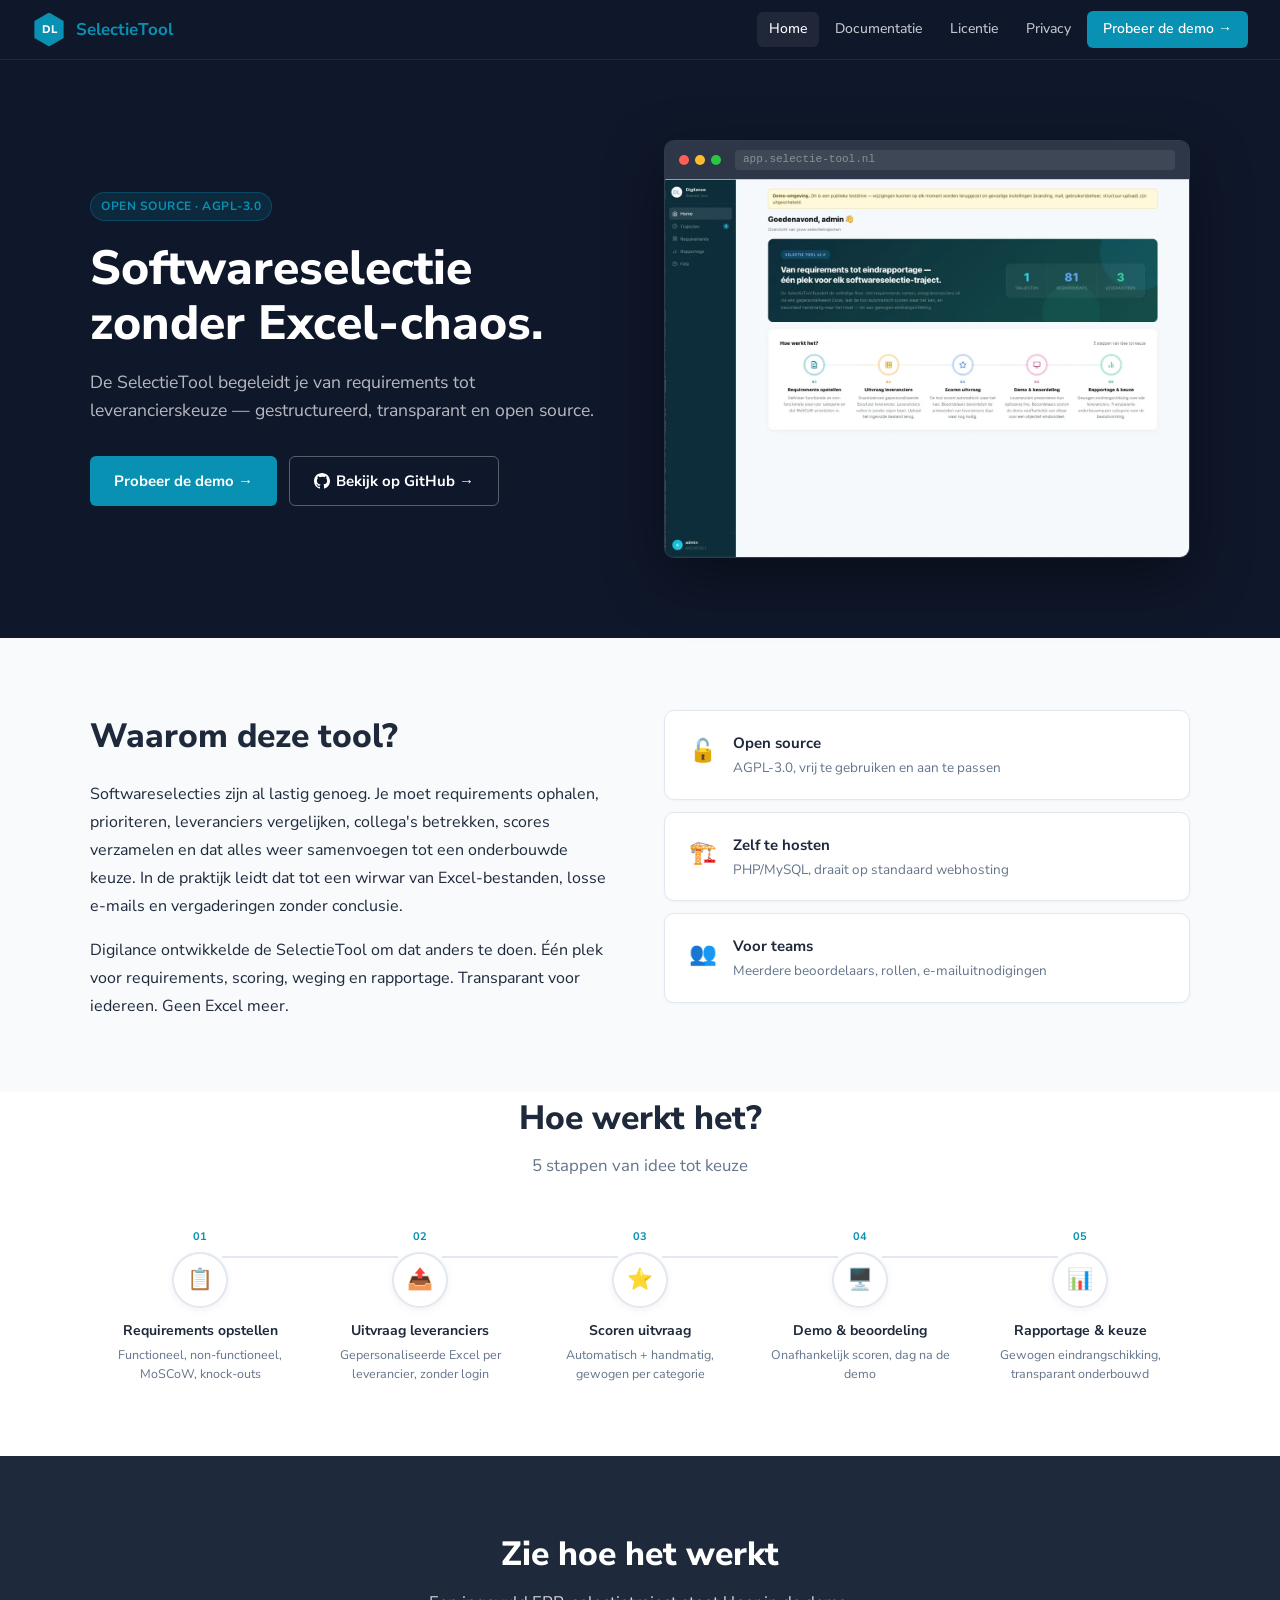
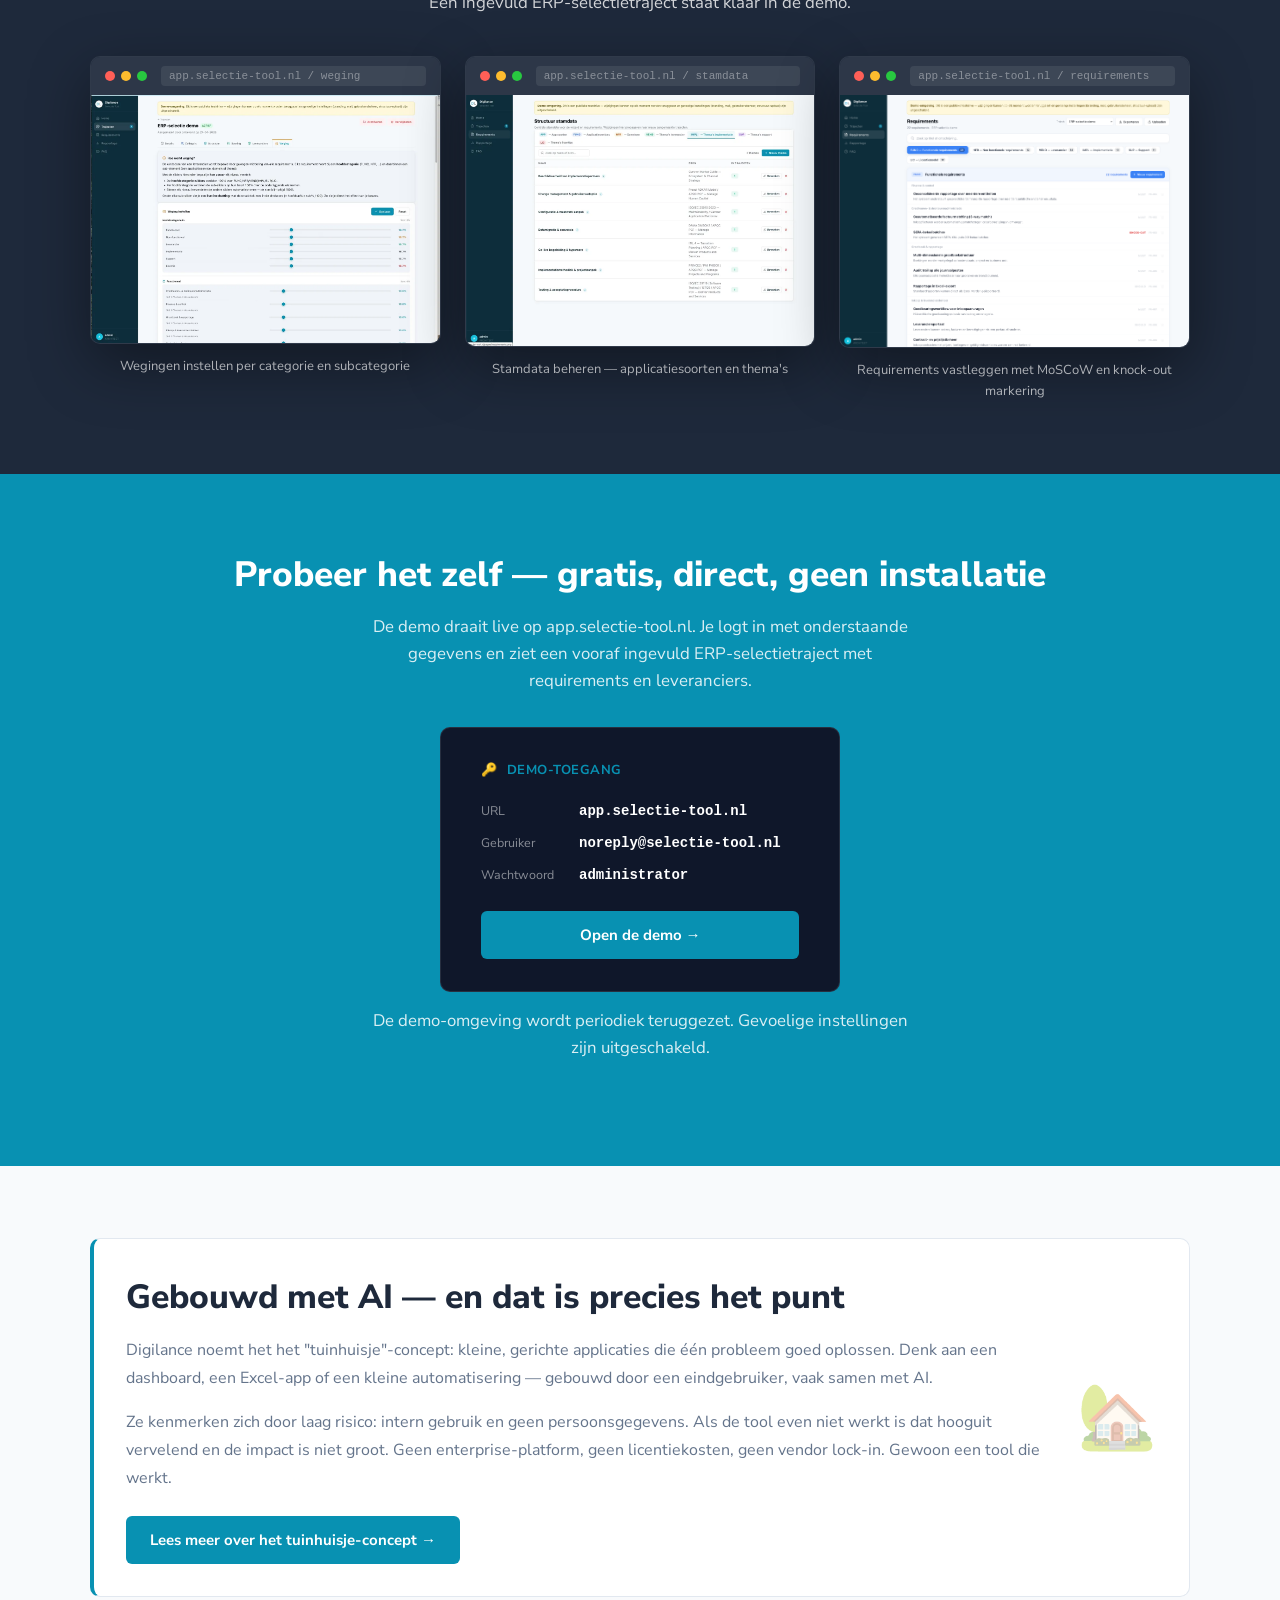
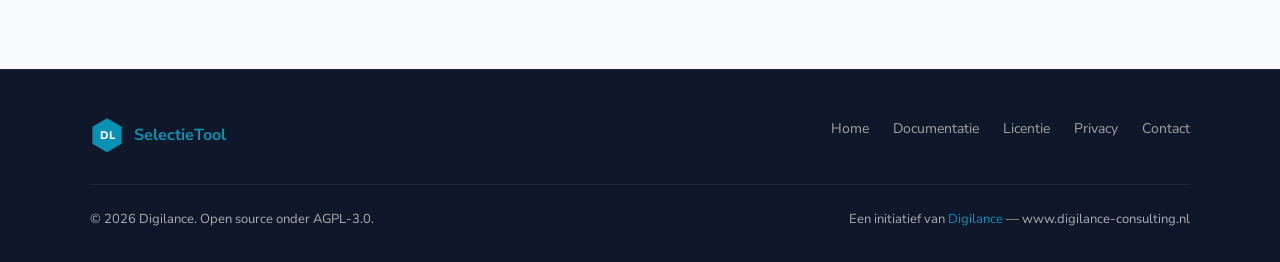
<file: index.html>
<!DOCTYPE html>
<html lang="nl">
<head>
<meta charset="UTF-8">
<meta name="viewport" content="width=device-width, initial-scale=1.0">
<title>SelectieTool — Softwareselectie zonder Excel-chaos</title>
<meta name="description" content="SelectieTool — open source softwareselectie zonder Excel-chaos. Requirements, scoring en rapportage in één tool. Gratis te proberen.">
<meta property="og:type" content="website">
<meta property="og:url" content="https://app.selectie-tool.nl/">
<meta property="og:title" content="SelectieTool — Softwareselectie zonder Excel-chaos">
<meta property="og:description" content="Open source softwareselectie zonder Excel-chaos. Requirements, scoring en rapportage in één tool. Gratis te proberen.">
<meta property="og:image" content="https://selectie-tool.nl/screenshots/screenshot-1-dashboard.png">
<link rel="canonical" href="https://selectie-tool.nl/">
<link rel="icon" type="image/svg+xml" href="favicon.svg">
<script type="application/ld+json">
{
  "@context": "https://schema.org",
  "@type": "SoftwareApplication",
  "name": "SelectieTool",
  "description": "Open source softwareselectie zonder Excel-chaos. Van requirements tot leverancierskeuze — gestructureerd, transparant en zelf te hosten.",
  "applicationCategory": "BusinessApplication",
  "url": "https://selectie-tool.nl",
  "image": "https://selectie-tool.nl/screenshots/screenshot-1-dashboard.png",
  "operatingSystem": "Web-based",
  "license": "https://www.gnu.org/licenses/agpl-3.0.html",
  "offers": { "@type": "Offer", "price": "0", "priceCurrency": "EUR" },
  "author": {
    "@type": "Organization",
    "name": "Digilance",
    "url": "https://digilance-consulting.nl"
  }
}
</script>
<link rel="stylesheet" href="shared.css">
</head>
<body>

<!-- NAV -->
<nav>
  <a href="index.html" class="nav-logo">
    <div class="nav-hexagon">DL</div>
    <span class="nav-brand">SelectieTool</span>
  </a>
  <div class="nav-links">
    <a href="index.html" class="active">Home</a>
    <a href="documentatie">Documentatie</a>
    <a href="licentie">Licentie</a>
    <a href="privacy">Privacy</a>
    <a href="https://app.selectie-tool.nl" target="_blank" class="btn-demo-nav">Probeer de demo →</a>
  </div>
  <button class="hamburger" id="hamburger" aria-label="Menu">
    <span></span><span></span><span></span>
  </button>
</nav>
<div class="mobile-menu" id="mobileMenu">
  <a href="index.html">Home</a>
  <a href="documentatie">Documentatie</a>
  <a href="licentie">Licentie</a>
  <a href="privacy">Privacy</a>
  <a href="https://app.selectie-tool.nl" target="_blank" class="btn-demo-nav">Probeer de demo →</a>
</div>

<!-- HERO -->
<section class="hero-dark" style="padding: 80px 2rem;">
  <div class="container">
    <div class="hero-grid">
      <div>
        <div class="hero-tag">Open source · AGPL-3.0</div>
        <h1 class="hero-title">Softwareselectie<br>zonder Excel-chaos.</h1>
        <p class="hero-subtitle">De SelectieTool begeleidt je van requirements tot leverancierskeuze — gestructureerd, transparant en open source.</p>
        <div class="btn-row">
          <a href="https://app.selectie-tool.nl" target="_blank" class="btn-primary">Probeer de demo →</a>
          <a href="https://github.com/dlwillem/st" target="_blank" class="btn-ghost">
            <svg width="16" height="16" viewBox="0 0 24 24" fill="currentColor"><path d="M12 0C5.374 0 0 5.373 0 12c0 5.302 3.438 9.8 8.207 11.387.599.111.793-.261.793-.577v-2.234c-3.338.726-4.033-1.416-4.033-1.416-.546-1.387-1.333-1.756-1.333-1.756-1.089-.745.083-.729.083-.729 1.205.084 1.839 1.237 1.839 1.237 1.07 1.834 2.807 1.304 3.492.997.107-.775.418-1.305.762-1.604-2.665-.305-5.467-1.334-5.467-5.931 0-1.311.469-2.381 1.236-3.221-.124-.303-.535-1.524.117-3.176 0 0 1.008-.322 3.301 1.23A11.509 11.509 0 0 1 12 5.803c1.02.005 2.047.138 3.006.404 2.291-1.552 3.297-1.23 3.297-1.23.653 1.653.242 2.874.118 3.176.77.84 1.235 1.911 1.235 3.221 0 4.609-2.807 5.624-5.479 5.921.43.372.823 1.102.823 2.222v3.293c0 .319.192.694.801.576C20.566 21.797 24 17.3 24 12c0-6.627-5.373-12-12-12z"/></svg>
            Bekijk op GitHub →
          </a>
        </div>
      </div>
      <div class="hero-image">
        <div class="browser-frame">
          <div class="browser-bar">
            <div class="browser-dot red"></div>
            <div class="browser-dot yellow"></div>
            <div class="browser-dot green"></div>
            <div class="browser-url">app.selectie-tool.nl</div>
          </div>
          <img src="screenshots/screenshot-1-dashboard.png" alt="SelectieTool dashboard">
        </div>
      </div>
    </div>
  </div>
</section>

<!-- WHY -->
<section class="light-section">
  <div class="container">
    <div class="why-grid">
      <div>
        <h2 class="section-title" style="margin-bottom:1rem;">Waarom deze tool?</h2>
        <p class="why-text">
          Softwareselecties zijn al lastig genoeg. Je moet requirements ophalen, prioriteren, leveranciers vergelijken, collega's betrekken, scores verzamelen en dat alles weer samenvoegen tot een onderbouwde keuze. In de praktijk leidt dat tot een wirwar van Excel-bestanden, losse e-mails en vergaderingen zonder conclusie.
        </p>
        <p class="why-text" style="margin-top:1rem;">
          Digilance ontwikkelde de SelectieTool om dat anders te doen. Één plek voor requirements, scoring, weging en rapportage. Transparant voor iedereen. Geen Excel meer.
        </p>
      </div>
      <div>
        <div class="feature-card">
          <div class="feature-card-icon">🔓</div>
          <div>
            <h3>Open source</h3>
            <p>AGPL-3.0, vrij te gebruiken en aan te passen</p>
          </div>
        </div>
        <div class="feature-card">
          <div class="feature-card-icon">🏗️</div>
          <div>
            <h3>Zelf te hosten</h3>
            <p>PHP/MySQL, draait op standaard webhosting</p>
          </div>
        </div>
        <div class="feature-card">
          <div class="feature-card-icon">👥</div>
          <div>
            <h3>Voor teams</h3>
            <p>Meerdere beoordelaars, rollen, e-mailuitnodigingen</p>
          </div>
        </div>
      </div>
    </div>
  </div>
</section>

<!-- HOW IT WORKS -->
<section class="light-section" style="background:#fff; padding-top:0; padding-bottom:72px;">
  <div class="container">
    <h2 class="section-title" style="text-align:center; margin-bottom:0.5rem;">Hoe werkt het?</h2>
    <p class="section-lead" style="text-align:center; margin:0 auto 3rem;">5 stappen van idee tot keuze</p>
    <div class="steps-row">
      <div class="step">
        <div class="step-n">01</div>
        <div class="step-num">📋</div>
        <h3>Requirements opstellen</h3>
        <p>Functioneel, non-functioneel, MoSCoW, knock-outs</p>
      </div>
      <div class="step">
        <div class="step-n">02</div>
        <div class="step-num">📤</div>
        <h3>Uitvraag leveranciers</h3>
        <p>Gepersonaliseerde Excel per leverancier, zonder login</p>
      </div>
      <div class="step">
        <div class="step-n">03</div>
        <div class="step-num">⭐</div>
        <h3>Scoren uitvraag</h3>
        <p>Automatisch + handmatig, gewogen per categorie</p>
      </div>
      <div class="step">
        <div class="step-n">04</div>
        <div class="step-num">🖥️</div>
        <h3>Demo &amp; beoordeling</h3>
        <p>Onafhankelijk scoren, dag na de demo</p>
      </div>
      <div class="step">
        <div class="step-n">05</div>
        <div class="step-num">📊</div>
        <h3>Rapportage &amp; keuze</h3>
        <p>Gewogen eindrangschikking, transparant onderbouwd</p>
      </div>
    </div>
  </div>
</section>

<!-- SCREENSHOTS -->
<section class="dark-section">
  <div class="container">
    <h2 class="section-title light" style="text-align:center; margin-bottom:0.5rem;">Zie hoe het werkt</h2>
    <p class="section-lead light" style="text-align:center; margin:0 auto 2.5rem;">Een ingevuld ERP-selectietraject staat klaar in de demo.</p>
    <div class="screenshots-grid">
      <div class="screenshot-card">
        <div class="browser-frame">
          <div class="browser-bar">
            <div class="browser-dot red"></div><div class="browser-dot yellow"></div><div class="browser-dot green"></div>
            <div class="browser-url">app.selectie-tool.nl / weging</div>
          </div>
          <img src="screenshots/screenshot-2-weging.png" alt="Wegingen instellen">
        </div>
        <p>Wegingen instellen per categorie en subcategorie</p>
      </div>
      <div class="screenshot-card">
        <div class="browser-frame">
          <div class="browser-bar">
            <div class="browser-dot red"></div><div class="browser-dot yellow"></div><div class="browser-dot green"></div>
            <div class="browser-url">app.selectie-tool.nl / stamdata</div>
          </div>
          <img src="screenshots/screenshot-3-stamdata.png" alt="Stamdata">
        </div>
        <p>Stamdata beheren — applicatiesoorten en thema's</p>
      </div>
      <div class="screenshot-card">
        <div class="browser-frame">
          <div class="browser-bar">
            <div class="browser-dot red"></div><div class="browser-dot yellow"></div><div class="browser-dot green"></div>
            <div class="browser-url">app.selectie-tool.nl / requirements</div>
          </div>
          <img src="screenshots/screenshot-4-requirements.png" alt="Requirements">
        </div>
        <p>Requirements vastleggen met MoSCoW en knock-out markering</p>
      </div>
    </div>
  </div>
</section>

<!-- DEMO CTA -->
<section class="cyan-section">
  <div class="container demo-cta">
    <h2>Probeer het zelf — gratis, direct, geen installatie</h2>
    <p>De demo draait live op app.selectie-tool.nl. Je logt in met onderstaande gegevens en ziet een vooraf ingevuld ERP-selectietraject met requirements en leveranciers.</p>
    <div class="credentials-card">
      <div class="cred-title">🔑&nbsp; Demo-toegang</div>
      <div class="cred-row"><span class="cred-label">URL</span><span class="cred-value">app.selectie-tool.nl</span></div>
      <div class="cred-row"><span class="cred-label">Gebruiker</span><span class="cred-value">noreply@selectie-tool.nl</span></div>
      <div class="cred-row" style="margin-bottom:1.5rem;"><span class="cred-label">Wachtwoord</span><span class="cred-value">administrator</span></div>
      <a href="https://app.selectie-tool.nl" target="_blank" class="btn-primary" style="width:100%; justify-content:center;">Open de demo →</a>
    </div>
    <p class="cred-note">De demo-omgeving wordt periodiek teruggezet. Gevoelige instellingen zijn uitgeschakeld.</p>
  </div>
</section>

<!-- TUINHUISJE -->
<section class="light-section">
  <div class="container">
    <div class="tuinhuisje-card">
      <div>
        <h2 class="section-title" style="margin-bottom:0.75rem;">Gebouwd met AI — en dat is precies het punt</h2>
        <p style="font-size:1rem; color:var(--text-muted); line-height:1.75; margin-bottom:1rem;">
          Digilance noemt het het "tuinhuisje"-concept: kleine, gerichte applicaties die één probleem goed oplossen. Denk aan een dashboard, een Excel-app of een kleine automatisering — gebouwd door een eindgebruiker, vaak samen met AI.
        </p>
        <p style="font-size:1rem; color:var(--text-muted); line-height:1.75; margin-bottom:1.5rem;">
          Ze kenmerken zich door laag risico: intern gebruik en geen persoonsgegevens. Als de tool even niet werkt is dat hooguit vervelend en de impact is niet groot. Geen enterprise-platform, geen licentiekosten, geen vendor lock-in. Gewoon een tool die werkt.
        </p>
        <a href="https://digilance-consulting.nl/iedereen-kan-fluks-een-app-bouwen.html" target="_blank" class="btn-primary" style="display:inline-flex;">Lees meer over het tuinhuisje-concept →</a>
      </div>
      <div style="font-size:4rem; opacity:0.4; user-select:none;">🏡</div>
    </div>
  </div>
</section>

<!-- FOOTER -->
<footer>
  <div class="footer-inner">
    <div class="footer-top">
      <div class="footer-logo">
        <div class="nav-hexagon">DL</div>
        <span class="footer-brand">SelectieTool</span>
      </div>
      <div class="footer-links">
        <a href="index.html">Home</a>
        <a href="documentatie">Documentatie</a>
        <a href="licentie">Licentie</a>
        <a href="privacy">Privacy</a>
        <a href="https://digilance-consulting.nl/#contact" target="_blank">Contact</a>
      </div>
    </div>
    <div class="footer-bottom">
      <span>© 2026 Digilance. Open source onder AGPL-3.0.</span>
      <span class="footer-credit">Een initiatief van <a href="https://digilance-consulting.nl" target="_blank">Digilance</a> — www.digilance-consulting.nl</span>
    </div>
  </div>
</footer>

<script>
const hamburger = document.getElementById('hamburger');
const mobileMenu = document.getElementById('mobileMenu');
hamburger.addEventListener('click', () => mobileMenu.classList.toggle('open'));
</script>
</body>
</html>
</file>
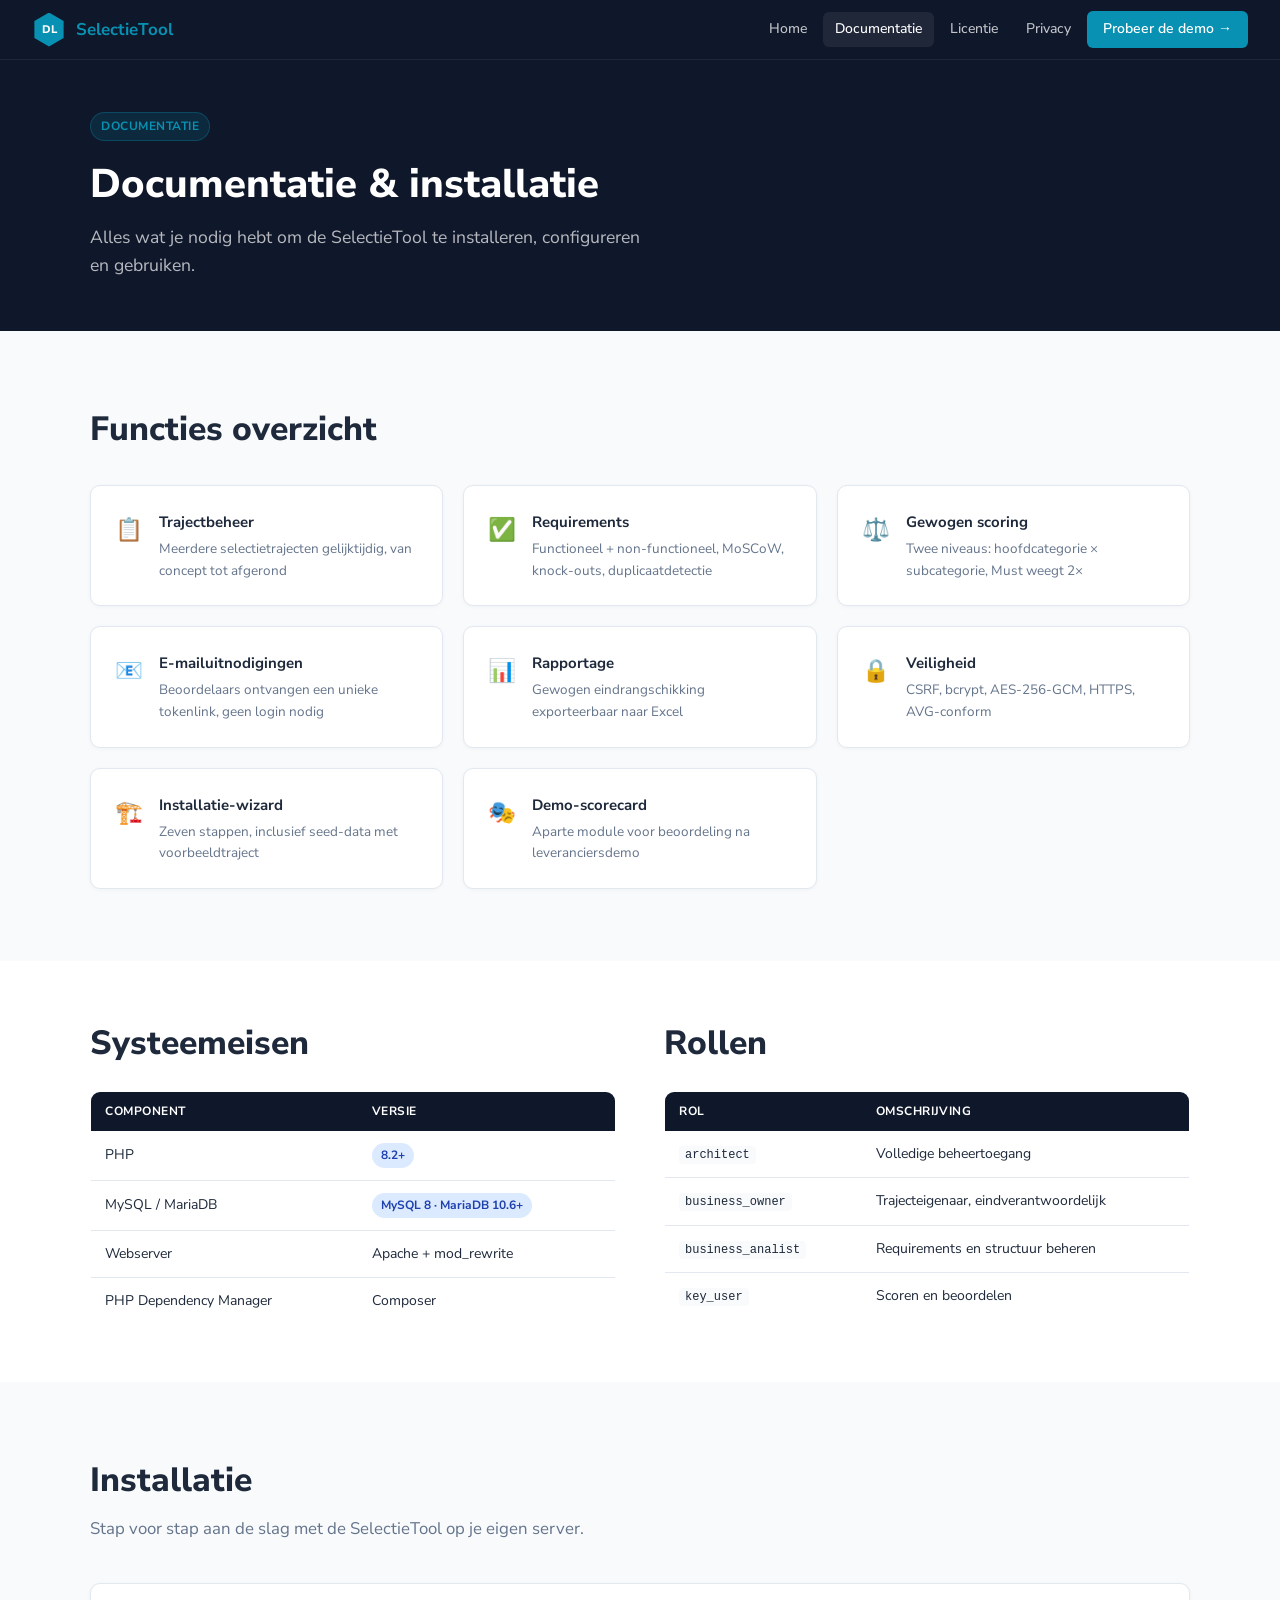
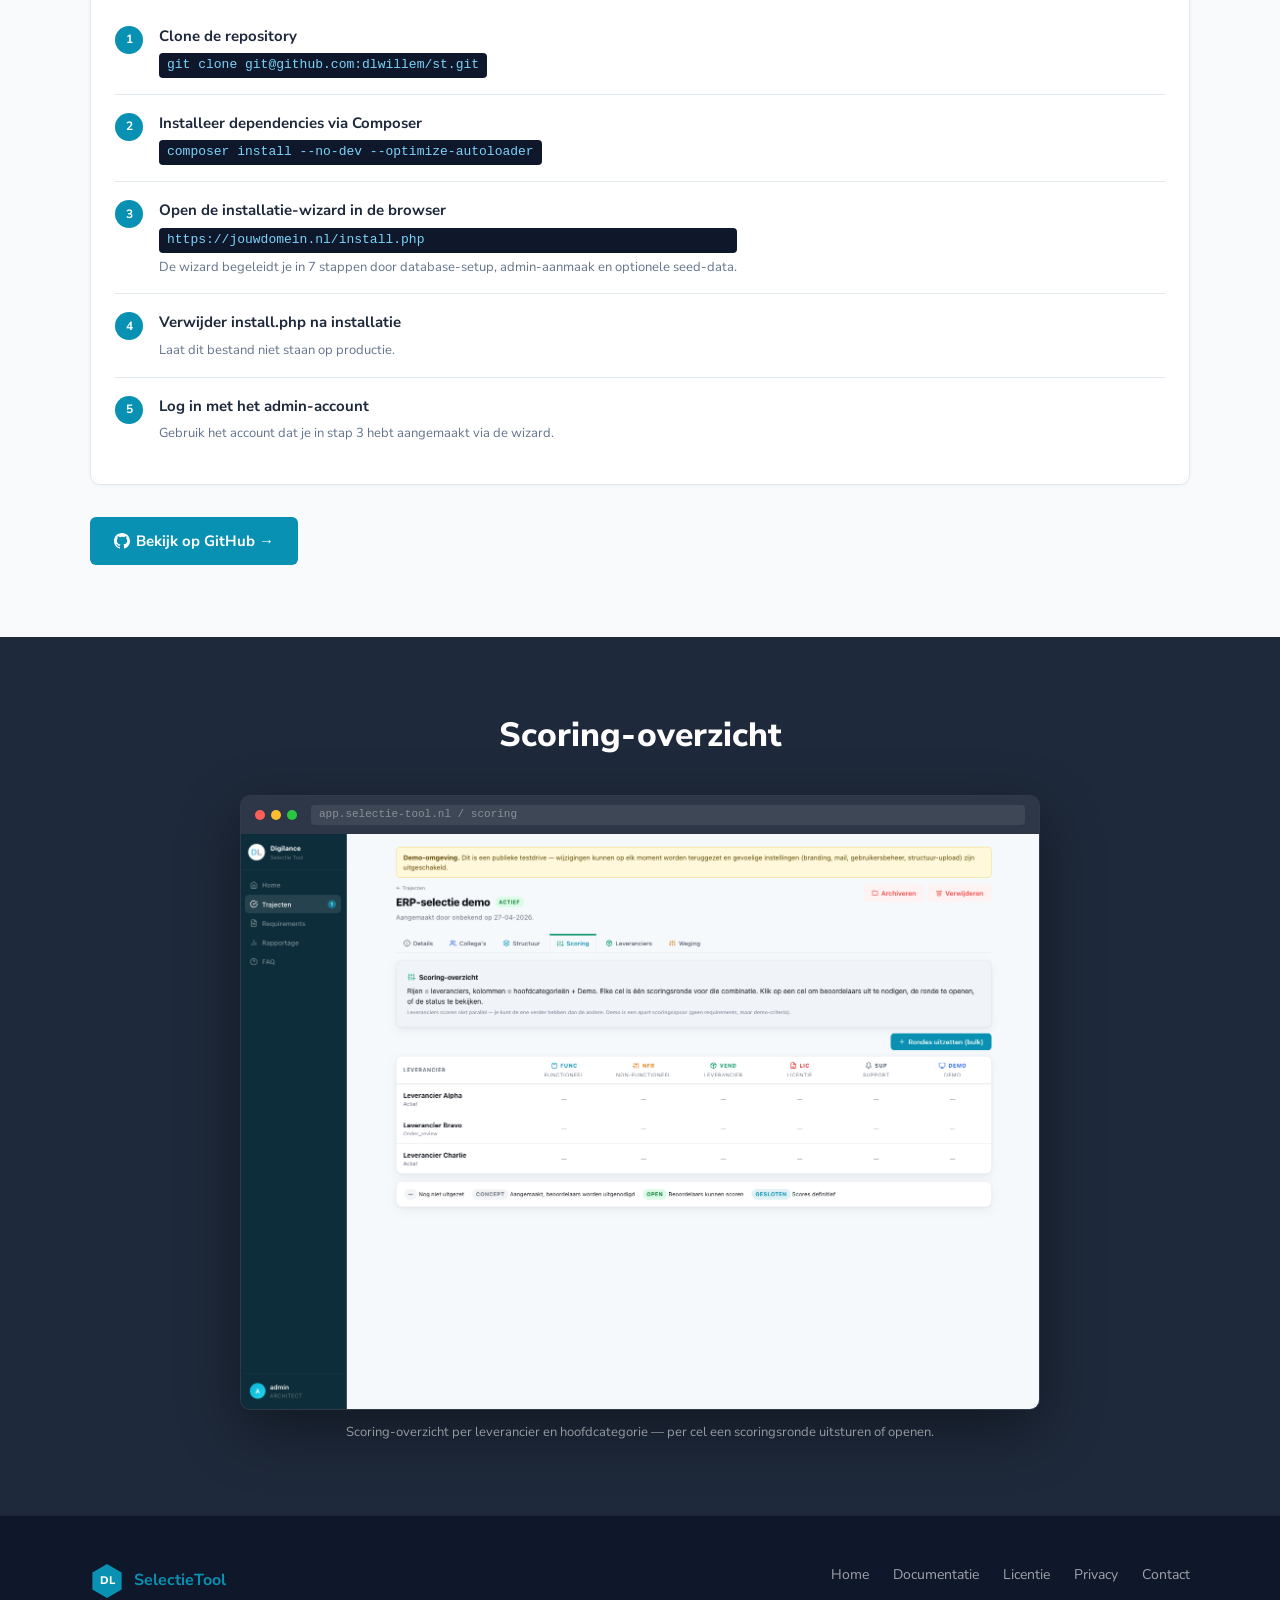
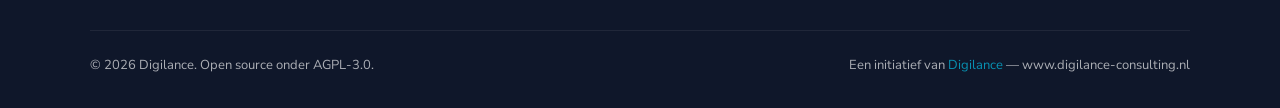
<file: documentatie.html>
<!DOCTYPE html>
<html lang="nl">
<head>
<meta charset="UTF-8">
<meta name="viewport" content="width=device-width, initial-scale=1.0">
<title>Documentatie & installatie — SelectieTool · Open source PHP</title>
<meta name="description" content="Installeer en configureer de SelectieTool. Systeemeisen, rollen, functies en stap-voor-stap installatiegids.">
<meta property="og:type" content="website">
<meta property="og:url" content="https://app.selectie-tool.nl/documentatie">
<meta property="og:title" content="Documentatie — SelectieTool">
<meta property="og:description" content="Installeer en configureer de SelectieTool. Systeemeisen, rollen, functies en stap-voor-stap installatiegids.">
<meta property="og:image" content="https://app.selectie-tool.nl/screenshots/screenshot-1-dashboard.png">
<link rel="canonical" href="https://selectie-tool.nl/documentatie">
<link rel="icon" type="image/svg+xml" href="favicon.svg">
<link rel="stylesheet" href="shared.css">
</head>
<body>

<nav>
  <a href="index.html" class="nav-logo">
    <div class="nav-hexagon">DL</div>
    <span class="nav-brand">SelectieTool</span>
  </a>
  <div class="nav-links">
    <a href="index.html">Home</a>
    <a href="documentatie" class="active">Documentatie</a>
    <a href="licentie">Licentie</a>
    <a href="privacy">Privacy</a>
    <a href="https://app.selectie-tool.nl" target="_blank" class="btn-demo-nav">Probeer de demo →</a>
  </div>
  <button class="hamburger" id="hamburger" aria-label="Menu"><span></span><span></span><span></span></button>
</nav>
<div class="mobile-menu" id="mobileMenu">
  <a href="index.html">Home</a>
  <a href="documentatie">Documentatie</a>
  <a href="licentie">Licentie</a>
  <a href="privacy">Privacy</a>
  <a href="https://app.selectie-tool.nl" target="_blank" class="btn-demo-nav">Probeer de demo →</a>
</div>

<!-- HERO -->
<section class="hero-dark hero-compact">
  <div class="container">
    <div class="hero-tag">Documentatie</div>
    <h1 class="hero-title" style="font-size:clamp(1.75rem,3.5vw,2.5rem);">Documentatie &amp; installatie</h1>
    <p class="hero-subtitle" style="max-width:560px; margin-bottom:0;">Alles wat je nodig hebt om de SelectieTool te installeren, configureren en gebruiken.</p>
  </div>
</section>

<!-- FEATURES -->
<section class="light-section">
  <div class="container">
    <h2 class="section-title" style="margin-bottom:1.75rem;">Functies overzicht</h2>
    <div class="card-grid card-grid-2">
      <div class="card" style="display:flex; gap:1rem; align-items:flex-start;">
        <span style="font-size:1.4rem; margin-top:2px;">📋</span>
        <div>
          <h3 style="font-size:15px; font-weight:700; margin-bottom:4px;">Trajectbeheer</h3>
          <p style="font-size:13.5px; color:var(--text-muted);">Meerdere selectietrajecten gelijktijdig, van concept tot afgerond</p>
        </div>
      </div>
      <div class="card" style="display:flex; gap:1rem; align-items:flex-start;">
        <span style="font-size:1.4rem; margin-top:2px;">✅</span>
        <div>
          <h3 style="font-size:15px; font-weight:700; margin-bottom:4px;">Requirements</h3>
          <p style="font-size:13.5px; color:var(--text-muted);">Functioneel + non-functioneel, MoSCoW, knock-outs, duplicaatdetectie</p>
        </div>
      </div>
      <div class="card" style="display:flex; gap:1rem; align-items:flex-start;">
        <span style="font-size:1.4rem; margin-top:2px;">⚖️</span>
        <div>
          <h3 style="font-size:15px; font-weight:700; margin-bottom:4px;">Gewogen scoring</h3>
          <p style="font-size:13.5px; color:var(--text-muted);">Twee niveaus: hoofdcategorie × subcategorie, Must weegt 2×</p>
        </div>
      </div>
      <div class="card" style="display:flex; gap:1rem; align-items:flex-start;">
        <span style="font-size:1.4rem; margin-top:2px;">📧</span>
        <div>
          <h3 style="font-size:15px; font-weight:700; margin-bottom:4px;">E-mailuitnodigingen</h3>
          <p style="font-size:13.5px; color:var(--text-muted);">Beoordelaars ontvangen een unieke tokenlink, geen login nodig</p>
        </div>
      </div>
      <div class="card" style="display:flex; gap:1rem; align-items:flex-start;">
        <span style="font-size:1.4rem; margin-top:2px;">📊</span>
        <div>
          <h3 style="font-size:15px; font-weight:700; margin-bottom:4px;">Rapportage</h3>
          <p style="font-size:13.5px; color:var(--text-muted);">Gewogen eindrangschikking exporteerbaar naar Excel</p>
        </div>
      </div>
      <div class="card" style="display:flex; gap:1rem; align-items:flex-start;">
        <span style="font-size:1.4rem; margin-top:2px;">🔒</span>
        <div>
          <h3 style="font-size:15px; font-weight:700; margin-bottom:4px;">Veiligheid</h3>
          <p style="font-size:13.5px; color:var(--text-muted);">CSRF, bcrypt, AES-256-GCM, HTTPS, AVG-conform</p>
        </div>
      </div>
      <div class="card" style="display:flex; gap:1rem; align-items:flex-start;">
        <span style="font-size:1.4rem; margin-top:2px;">🏗️</span>
        <div>
          <h3 style="font-size:15px; font-weight:700; margin-bottom:4px;">Installatie-wizard</h3>
          <p style="font-size:13.5px; color:var(--text-muted);">Zeven stappen, inclusief seed-data met voorbeeldtraject</p>
        </div>
      </div>
      <div class="card" style="display:flex; gap:1rem; align-items:flex-start;">
        <span style="font-size:1.4rem; margin-top:2px;">🎭</span>
        <div>
          <h3 style="font-size:15px; font-weight:700; margin-bottom:4px;">Demo-scorecard</h3>
          <p style="font-size:13.5px; color:var(--text-muted);">Aparte module voor beoordeling na leveranciersdemo</p>
        </div>
      </div>
    </div>
  </div>
</section>

<!-- SYSTEM REQUIREMENTS + ROLLEN -->
<section style="background:#fff; padding:56px 2rem;">
  <div class="container">
    <div style="display:grid; grid-template-columns:1fr 1fr; gap:3rem; align-items:start;">
      <div>
        <h2 class="section-title" style="margin-bottom:1.25rem;">Systeemeisen</h2>
        <table class="feature-table" style="border-radius:var(--radius); overflow:hidden; border:1px solid var(--border);">
          <thead>
            <tr>
              <th style="border-radius:0;">Component</th>
              <th style="border-radius:0;">Versie</th>
            </tr>
          </thead>
          <tbody>
            <tr><td>PHP</td><td><span class="badge badge-blue">8.2+</span></td></tr>
            <tr><td>MySQL / MariaDB</td><td><span class="badge badge-blue">MySQL 8 · MariaDB 10.6+</span></td></tr>
            <tr><td>Webserver</td><td>Apache + mod_rewrite</td></tr>
            <tr><td>PHP Dependency Manager</td><td>Composer</td></tr>
          </tbody>
        </table>
      </div>
      <div>
        <h2 class="section-title" style="margin-bottom:1.25rem;">Rollen</h2>
        <table class="feature-table" style="border-radius:var(--radius); overflow:hidden; border:1px solid var(--border);">
          <thead>
            <tr>
              <th>Rol</th>
              <th>Omschrijving</th>
            </tr>
          </thead>
          <tbody>
            <tr><td><code style="font-size:12px; background:var(--surface); padding:2px 6px; border-radius:4px;">architect</code></td><td>Volledige beheertoegang</td></tr>
            <tr><td><code style="font-size:12px; background:var(--surface); padding:2px 6px; border-radius:4px;">business_owner</code></td><td>Trajecteigenaar, eindverantwoordelijk</td></tr>
            <tr><td><code style="font-size:12px; background:var(--surface); padding:2px 6px; border-radius:4px;">business_analist</code></td><td>Requirements en structuur beheren</td></tr>
            <tr><td><code style="font-size:12px; background:var(--surface); padding:2px 6px; border-radius:4px;">key_user</code></td><td>Scoren en beoordelen</td></tr>
          </tbody>
        </table>
      </div>
    </div>
  </div>
</section>

<!-- INSTALLATIE -->
<section class="light-section">
  <div class="container">
    <h2 class="section-title" style="margin-bottom:0.5rem;">Installatie</h2>
    <p class="section-lead">Stap voor stap aan de slag met de SelectieTool op je eigen server.</p>
    <div class="card" style="margin-bottom:2rem;">
      <ul class="install-steps">
        <li class="install-step">
          <div class="install-num">1</div>
          <div>
            <strong style="font-size:15px;">Clone de repository</strong>
            <code>git clone git@github.com:dlwillem/st.git</code>
          </div>
        </li>
        <li class="install-step">
          <div class="install-num">2</div>
          <div>
            <strong style="font-size:15px;">Installeer dependencies via Composer</strong>
            <code>composer install --no-dev --optimize-autoloader</code>
          </div>
        </li>
        <li class="install-step">
          <div class="install-num">3</div>
          <div>
            <strong style="font-size:15px;">Open de installatie-wizard in de browser</strong>
            <code>https://jouwdomein.nl/install.php</code>
            <p style="font-size:13px; color:var(--text-muted); margin-top:4px;">De wizard begeleidt je in 7 stappen door database-setup, admin-aanmaak en optionele seed-data.</p>
          </div>
        </li>
        <li class="install-step">
          <div class="install-num">4</div>
          <div>
            <strong style="font-size:15px;">Verwijder install.php na installatie</strong>
            <p style="font-size:13px; color:var(--text-muted); margin-top:4px;">Laat dit bestand niet staan op productie.</p>
          </div>
        </li>
        <li class="install-step">
          <div class="install-num">5</div>
          <div>
            <strong style="font-size:15px;">Log in met het admin-account</strong>
            <p style="font-size:13px; color:var(--text-muted); margin-top:4px;">Gebruik het account dat je in stap 3 hebt aangemaakt via de wizard.</p>
          </div>
        </li>
      </ul>
    </div>
    <a href="https://github.com/dlwillem/st" target="_blank" class="btn-primary" style="display:inline-flex;">
      <svg width="16" height="16" viewBox="0 0 24 24" fill="currentColor"><path d="M12 0C5.374 0 0 5.373 0 12c0 5.302 3.438 9.8 8.207 11.387.599.111.793-.261.793-.577v-2.234c-3.338.726-4.033-1.416-4.033-1.416-.546-1.387-1.333-1.756-1.333-1.756-1.089-.745.083-.729.083-.729 1.205.084 1.839 1.237 1.839 1.237 1.07 1.834 2.807 1.304 3.492.997.107-.775.418-1.305.762-1.604-2.665-.305-5.467-1.334-5.467-5.931 0-1.311.469-2.381 1.236-3.221-.124-.303-.535-1.524.117-3.176 0 0 1.008-.322 3.301 1.23A11.509 11.509 0 0 1 12 5.803c1.02.005 2.047.138 3.006.404 2.291-1.552 3.297-1.23 3.297-1.23.653 1.653.242 2.874.118 3.176.77.84 1.235 1.911 1.235 3.221 0 4.609-2.807 5.624-5.479 5.921.43.372.823 1.102.823 2.222v3.293c0 .319.192.694.801.576C20.566 21.797 24 17.3 24 12c0-6.627-5.373-12-12-12z"/></svg>
      Bekijk op GitHub →
    </a>
  </div>
</section>

<!-- SCREENSHOT -->
<section class="dark-section">
  <div class="container">
    <h2 class="section-title light" style="text-align:center; margin-bottom:2rem;">Scoring-overzicht</h2>
    <div style="max-width:800px; margin:0 auto;">
      <div class="browser-frame">
        <div class="browser-bar">
          <div class="browser-dot red"></div><div class="browser-dot yellow"></div><div class="browser-dot green"></div>
          <div class="browser-url">app.selectie-tool.nl / scoring</div>
        </div>
        <img src="screenshots/screenshot-5-scoring.png" alt="Scoring overzicht">
      </div>
      <p style="font-size:13px; color:rgba(255,255,255,0.55); text-align:center; margin-top:0.75rem;">Scoring-overzicht per leverancier en hoofdcategorie — per cel een scoringsronde uitsturen of openen.</p>
    </div>
  </div>
</section>

<footer>
  <div class="footer-inner">
    <div class="footer-top">
      <div class="footer-logo">
        <div class="nav-hexagon">DL</div>
        <span class="footer-brand">SelectieTool</span>
      </div>
      <div class="footer-links">
        <a href="index.html">Home</a>
        <a href="documentatie">Documentatie</a>
        <a href="licentie">Licentie</a>
        <a href="privacy">Privacy</a>
        <a href="https://digilance-consulting.nl/#contact" target="_blank">Contact</a>
      </div>
    </div>
    <div class="footer-bottom">
      <span>© 2026 Digilance. Open source onder AGPL-3.0.</span>
      <span class="footer-credit">Een initiatief van <a href="https://digilance-consulting.nl" target="_blank">Digilance</a> — www.digilance-consulting.nl</span>
    </div>
  </div>
</footer>

<script>
const hamburger = document.getElementById('hamburger');
const mobileMenu = document.getElementById('mobileMenu');
hamburger.addEventListener('click', () => mobileMenu.classList.toggle('open'));
</script>
</body>
</html>
</file>
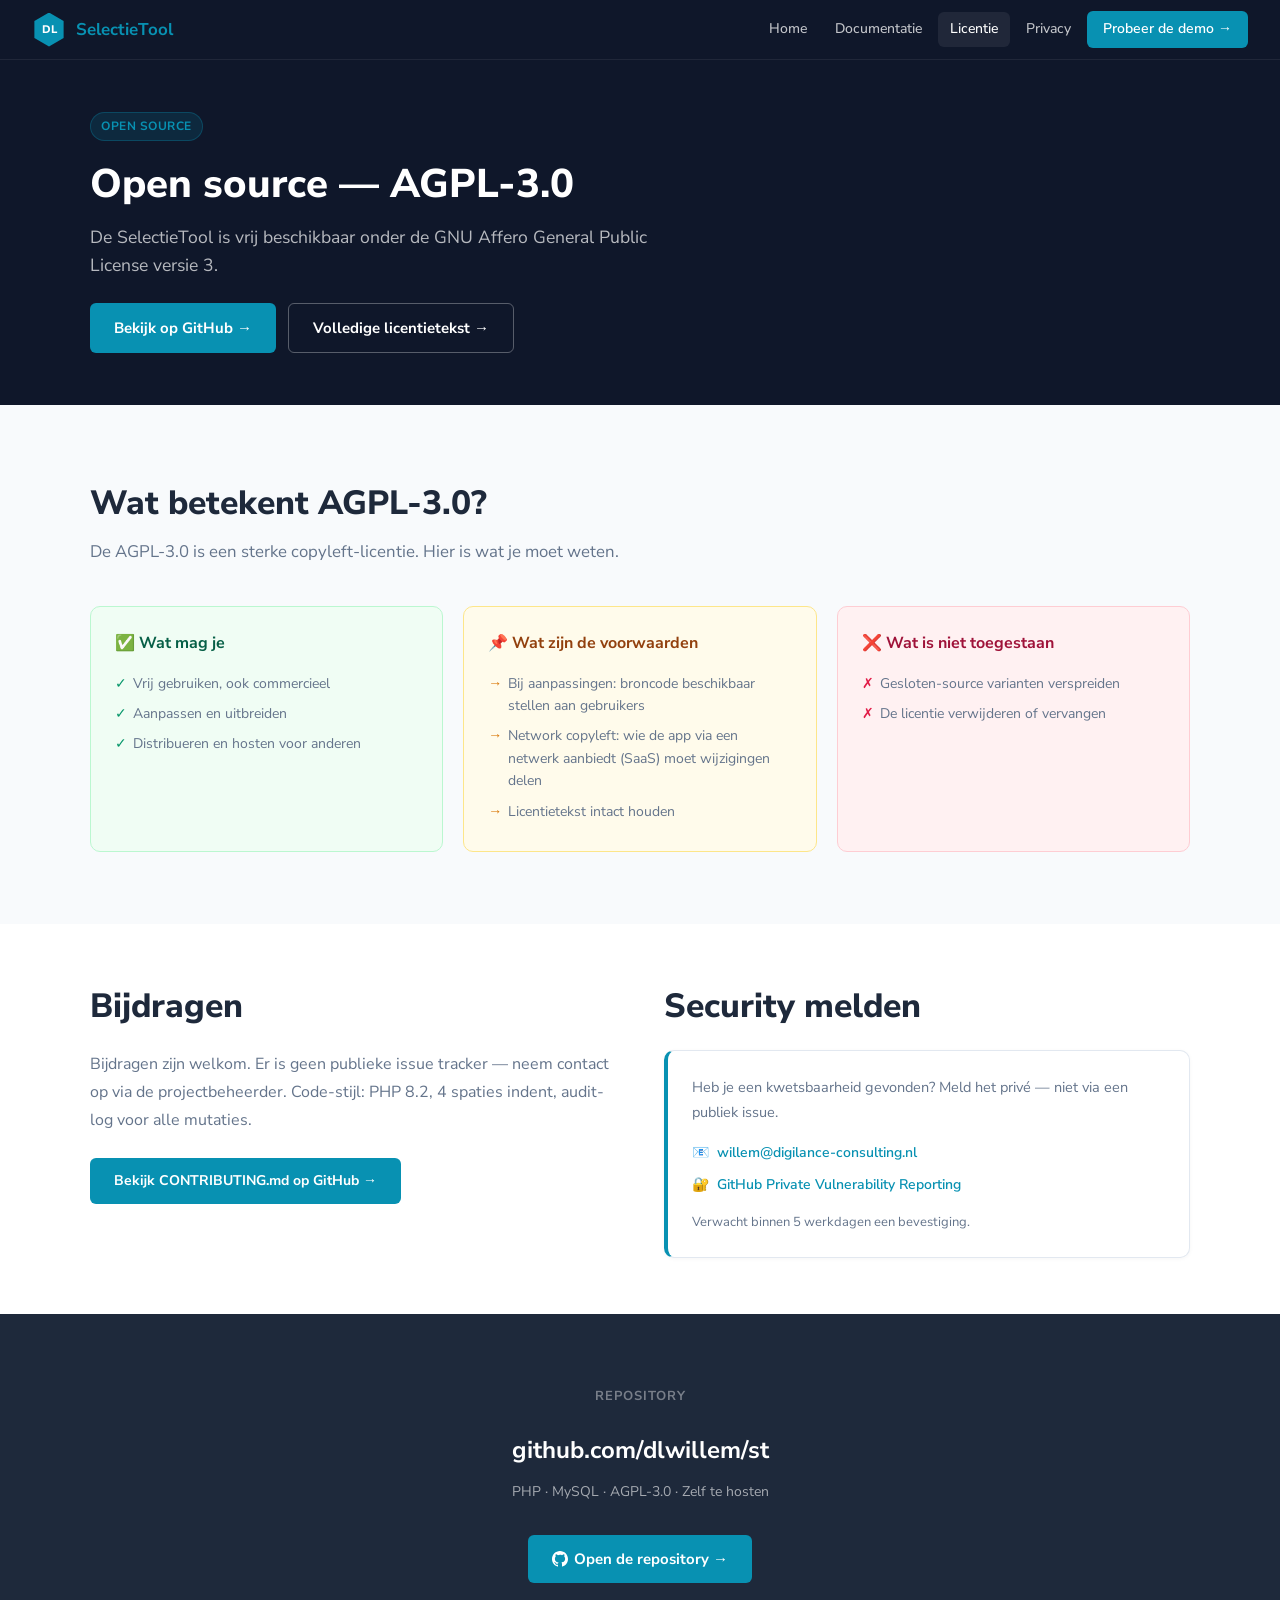
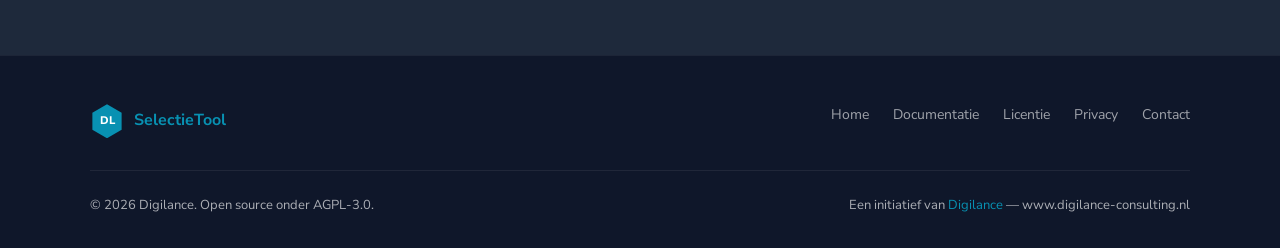
<file: licentie.html>
<!DOCTYPE html>
<html lang="nl">
<head>
<meta charset="UTF-8">
<meta name="viewport" content="width=device-width, initial-scale=1.0">
<title>AGPL-3.0 licentie &amp; open source — SelectieTool</title>
<meta name="description" content="SelectieTool is open source onder AGPL-3.0. Vrij te gebruiken, aan te passen en te hosten. Bijdragen zijn welkom.">
<meta property="og:type" content="website">
<meta property="og:url" content="https://app.selectie-tool.nl/licentie">
<meta property="og:title" content="Licentie &amp; Open source — SelectieTool">
<meta property="og:description" content="SelectieTool is open source onder AGPL-3.0. Vrij te gebruiken, aan te passen en te hosten. Bijdragen zijn welkom.">
<meta property="og:image" content="https://app.selectie-tool.nl/screenshots/screenshot-1-dashboard.png">
<link rel="canonical" href="https://selectie-tool.nl/licentie">
<link rel="icon" type="image/svg+xml" href="favicon.svg">
<link rel="stylesheet" href="shared.css">
</head>
<body>

<nav>
  <a href="index.html" class="nav-logo">
    <div class="nav-hexagon">DL</div>
    <span class="nav-brand">SelectieTool</span>
  </a>
  <div class="nav-links">
    <a href="index.html">Home</a>
    <a href="documentatie">Documentatie</a>
    <a href="licentie" class="active">Licentie</a>
    <a href="privacy">Privacy</a>
    <a href="https://app.selectie-tool.nl" target="_blank" class="btn-demo-nav">Probeer de demo →</a>
  </div>
  <button class="hamburger" id="hamburger" aria-label="Menu"><span></span><span></span><span></span></button>
</nav>
<div class="mobile-menu" id="mobileMenu">
  <a href="index.html">Home</a>
  <a href="documentatie">Documentatie</a>
  <a href="licentie">Licentie</a>
  <a href="privacy">Privacy</a>
  <a href="https://app.selectie-tool.nl" target="_blank" class="btn-demo-nav">Probeer de demo →</a>
</div>

<!-- HERO -->
<section class="hero-dark hero-compact">
  <div class="container">
    <div class="hero-tag">Open source</div>
    <h1 class="hero-title" style="font-size:clamp(1.75rem,3.5vw,2.5rem);">Open source — AGPL-3.0</h1>
    <p class="hero-subtitle" style="max-width:560px; margin-bottom:1.5rem;">De SelectieTool is vrij beschikbaar onder de GNU Affero General Public License versie 3.</p>
    <div class="btn-row">
      <a href="https://github.com/dlwillem/st" target="_blank" class="btn-primary">Bekijk op GitHub →</a>
      <a href="https://www.gnu.org/licenses/agpl-3.0.html" target="_blank" class="btn-ghost">Volledige licentietekst →</a>
    </div>
  </div>
</section>

<!-- AGPL UITLEG -->
<section class="light-section">
  <div class="container">
    <h2 class="section-title" style="margin-bottom:0.5rem;">Wat betekent AGPL-3.0?</h2>
    <p class="section-lead">De AGPL-3.0 is een sterke copyleft-licentie. Hier is wat je moet weten.</p>
    <div class="license-grid">
      <div class="license-card" style="background:#f0fdf4; border-color:#bbf7d0;">
        <h3 style="color:#065f46;">✅ Wat mag je</h3>
        <ul>
          <li><span style="color:#059669;">✓</span> Vrij gebruiken, ook commercieel</li>
          <li><span style="color:#059669;">✓</span> Aanpassen en uitbreiden</li>
          <li><span style="color:#059669;">✓</span> Distribueren en hosten voor anderen</li>
        </ul>
      </div>
      <div class="license-card" style="background:#fffbeb; border-color:#fde68a;">
        <h3 style="color:#92400e;">📌 Wat zijn de voorwaarden</h3>
        <ul>
          <li><span style="color:#d97706;">→</span> Bij aanpassingen: broncode beschikbaar stellen aan gebruikers</li>
          <li><span style="color:#d97706;">→</span> Network copyleft: wie de app via een netwerk aanbiedt (SaaS) moet wijzigingen delen</li>
          <li><span style="color:#d97706;">→</span> Licentietekst intact houden</li>
        </ul>
      </div>
      <div class="license-card" style="background:#fff1f2; border-color:#fecdd3;">
        <h3 style="color:#9f1239;">❌ Wat is niet toegestaan</h3>
        <ul>
          <li><span style="color:#e11d48;">✗</span> Gesloten-source varianten verspreiden</li>
          <li><span style="color:#e11d48;">✗</span> De licentie verwijderen of vervangen</li>
        </ul>
      </div>
    </div>
  </div>
</section>

<!-- BIJDRAGEN + SECURITY -->
<section style="background:#fff; padding:56px 2rem;">
  <div class="container">
    <div style="display:grid; grid-template-columns:1fr 1fr; gap:3rem; align-items:start;">
      <div>
        <h2 class="section-title" style="margin-bottom:1rem;">Bijdragen</h2>
        <p style="font-size:1rem; color:var(--text-muted); line-height:1.75; margin-bottom:1.5rem;">
          Bijdragen zijn welkom. Er is geen publieke issue tracker — neem contact op via de projectbeheerder. Code-stijl: PHP 8.2, 4 spaties indent, audit-log voor alle mutaties.
        </p>
        <a href="https://github.com/dlwillem/st/blob/main/CONTRIBUTING.md" target="_blank" class="btn-primary" style="display:inline-flex; font-size:14px;">Bekijk CONTRIBUTING.md op GitHub →</a>
      </div>
      <div>
        <h2 class="section-title" style="margin-bottom:1rem;">Security melden</h2>
        <div class="card" style="border-left:4px solid var(--primary);">
          <p style="font-size:14.5px; color:var(--text-muted); line-height:1.75; margin-bottom:1rem;">
            Heb je een kwetsbaarheid gevonden? Meld het privé — niet via een publiek issue.
          </p>
          <div style="display:flex; flex-direction:column; gap:0.6rem; margin-bottom:1rem;">
            <div style="display:flex; align-items:center; gap:8px; font-size:14px;">
              <span>📧</span>
              <a href="mailto:willem@digilance-consulting.nl" style="color:var(--primary); text-decoration:none; font-weight:600;">willem@digilance-consulting.nl</a>
            </div>
            <div style="display:flex; align-items:center; gap:8px; font-size:14px;">
              <span>🔐</span>
              <a href="https://github.com/dlwillem/st/security/advisories/new" target="_blank" style="color:var(--primary); text-decoration:none; font-weight:600;">GitHub Private Vulnerability Reporting</a>
            </div>
          </div>
          <p style="font-size:13px; color:var(--text-muted);">Verwacht binnen 5 werkdagen een bevestiging.</p>
        </div>
      </div>
    </div>
  </div>
</section>

<!-- REPOSITORY CTA -->
<section class="dark-section">
  <div class="container" style="text-align:center;">
    <p style="font-size:13px; color:rgba(255,255,255,0.4); text-transform:uppercase; letter-spacing:1px; font-weight:700; margin-bottom:1.5rem;">Repository</p>
    <h2 style="color:white; font-size:1.5rem; font-weight:700; margin-bottom:0.75rem;">github.com/dlwillem/st</h2>
    <p style="color:rgba(255,255,255,0.6); font-size:14px; margin-bottom:2rem;">PHP · MySQL · AGPL-3.0 · Zelf te hosten</p>
    <a href="https://github.com/dlwillem/st" target="_blank" class="btn-primary" style="display:inline-flex;">
      <svg width="16" height="16" viewBox="0 0 24 24" fill="currentColor"><path d="M12 0C5.374 0 0 5.373 0 12c0 5.302 3.438 9.8 8.207 11.387.599.111.793-.261.793-.577v-2.234c-3.338.726-4.033-1.416-4.033-1.416-.546-1.387-1.333-1.756-1.333-1.756-1.089-.745.083-.729.083-.729 1.205.084 1.839 1.237 1.839 1.237 1.07 1.834 2.807 1.304 3.492.997.107-.775.418-1.305.762-1.604-2.665-.305-5.467-1.334-5.467-5.931 0-1.311.469-2.381 1.236-3.221-.124-.303-.535-1.524.117-3.176 0 0 1.008-.322 3.301 1.23A11.509 11.509 0 0 1 12 5.803c1.02.005 2.047.138 3.006.404 2.291-1.552 3.297-1.23 3.297-1.23.653 1.653.242 2.874.118 3.176.77.84 1.235 1.911 1.235 3.221 0 4.609-2.807 5.624-5.479 5.921.43.372.823 1.102.823 2.222v3.293c0 .319.192.694.801.576C20.566 21.797 24 17.3 24 12c0-6.627-5.373-12-12-12z"/></svg>
      Open de repository →
    </a>
  </div>
</section>

<footer>
  <div class="footer-inner">
    <div class="footer-top">
      <div class="footer-logo">
        <div class="nav-hexagon">DL</div>
        <span class="footer-brand">SelectieTool</span>
      </div>
      <div class="footer-links">
        <a href="index.html">Home</a>
        <a href="documentatie">Documentatie</a>
        <a href="licentie">Licentie</a>
        <a href="privacy">Privacy</a>
        <a href="https://digilance-consulting.nl/#contact" target="_blank">Contact</a>
      </div>
    </div>
    <div class="footer-bottom">
      <span>© 2026 Digilance. Open source onder AGPL-3.0.</span>
      <span class="footer-credit">Een initiatief van <a href="https://digilance-consulting.nl" target="_blank">Digilance</a> — www.digilance-consulting.nl</span>
    </div>
  </div>
</footer>

<script>
const hamburger = document.getElementById('hamburger');
const mobileMenu = document.getElementById('mobileMenu');
hamburger.addEventListener('click', () => mobileMenu.classList.toggle('open'));
</script>
</body>
</html>
</file>
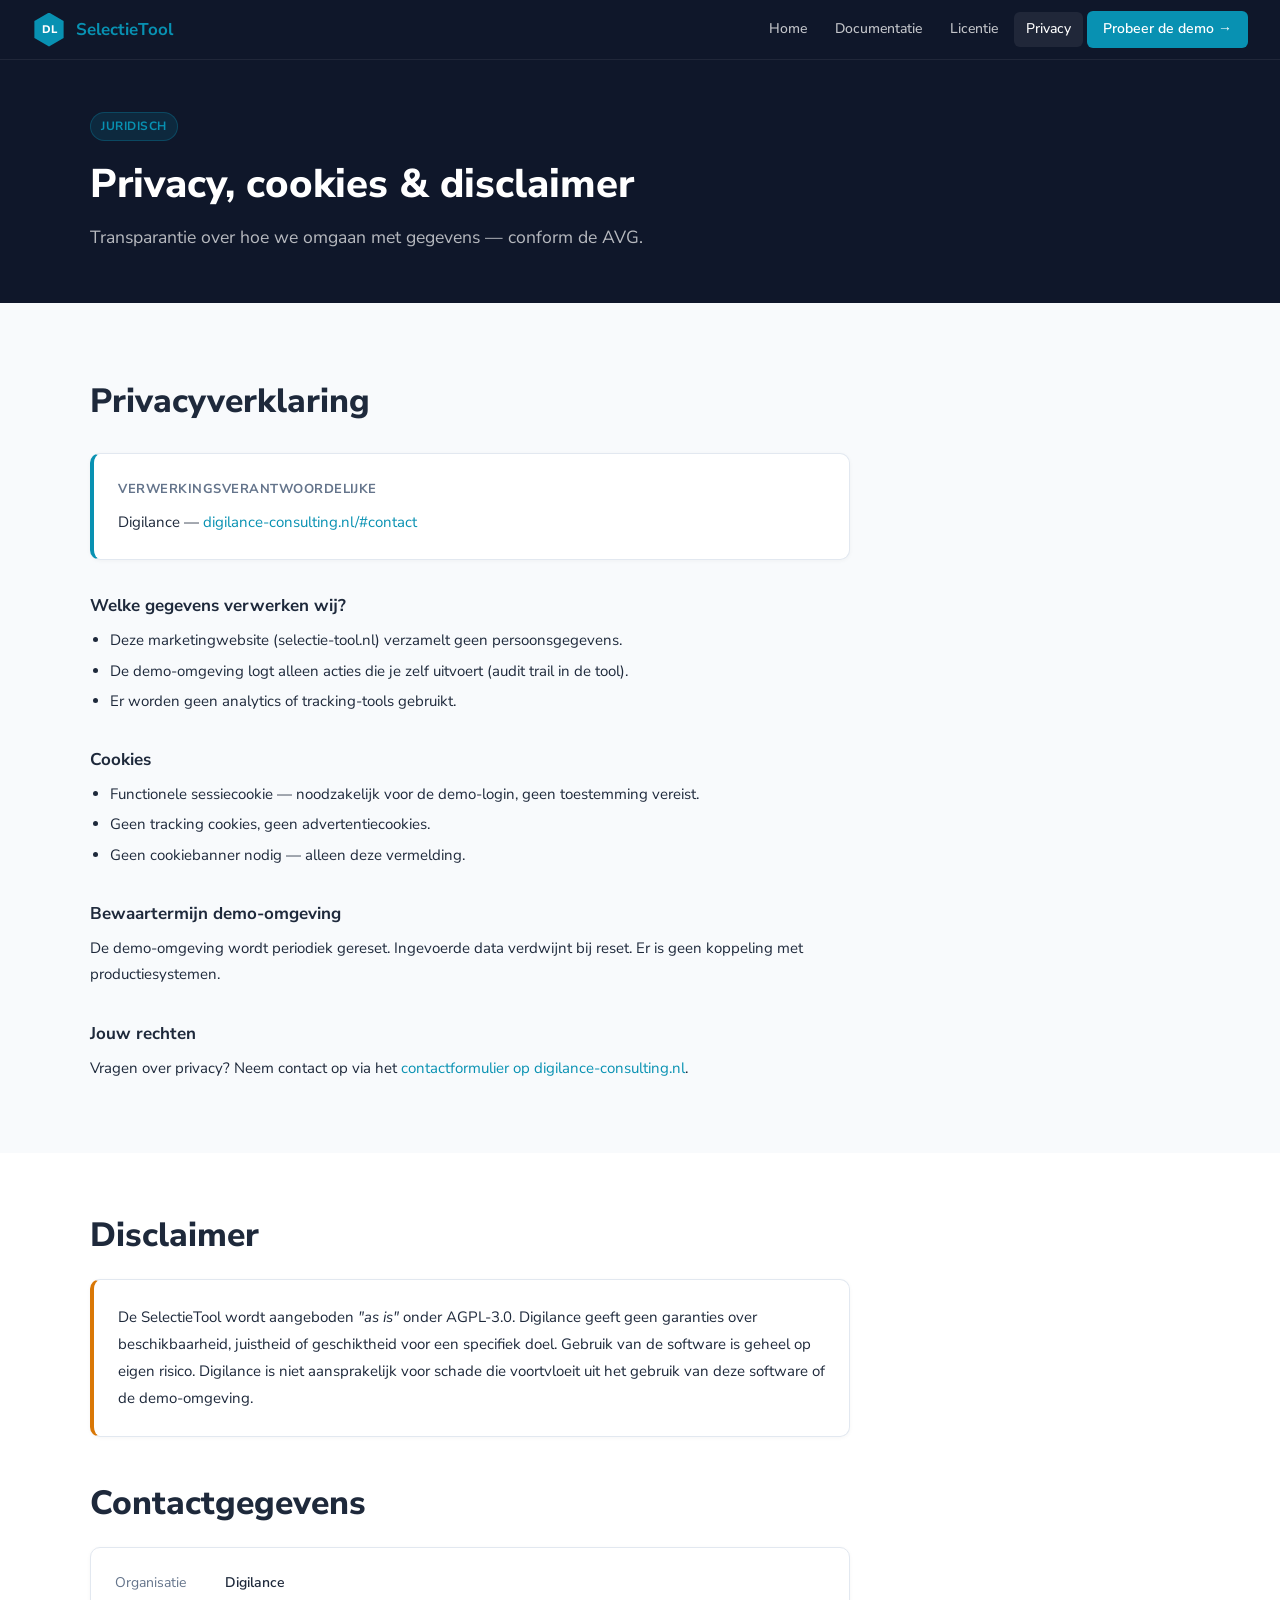
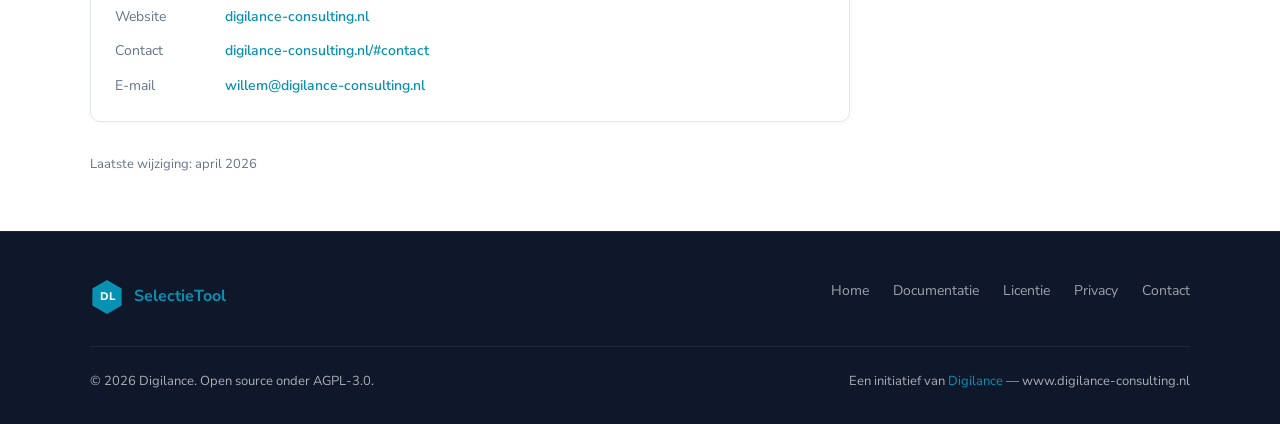
<file: privacy.html>
<!DOCTYPE html>
<html lang="nl">
<head>
<meta charset="UTF-8">
<meta name="viewport" content="width=device-width, initial-scale=1.0">
<title>Privacy, cookies &amp; disclaimer — SelectieTool</title>
<meta name="description" content="Privacy, cookies en disclaimer van selectie-tool.nl. Conform AVG, geen tracking, geen advertentiecookies.">
<meta property="og:type" content="website">
<meta property="og:url" content="https://app.selectie-tool.nl/privacy">
<meta property="og:title" content="Privacy &amp; Disclaimer — SelectieTool">
<meta property="og:description" content="Privacy, cookies en disclaimer van selectie-tool.nl. Conform AVG, geen tracking, geen advertentiecookies.">
<meta property="og:image" content="https://app.selectie-tool.nl/screenshots/screenshot-1-dashboard.png">
<link rel="canonical" href="https://selectie-tool.nl/privacy">
<link rel="icon" type="image/svg+xml" href="favicon.svg">
<link rel="stylesheet" href="shared.css">
</head>
<body>

<nav>
  <a href="index.html" class="nav-logo">
    <div class="nav-hexagon">DL</div>
    <span class="nav-brand">SelectieTool</span>
  </a>
  <div class="nav-links">
    <a href="index.html">Home</a>
    <a href="documentatie">Documentatie</a>
    <a href="licentie">Licentie</a>
    <a href="privacy" class="active">Privacy</a>
    <a href="https://app.selectie-tool.nl" target="_blank" class="btn-demo-nav">Probeer de demo →</a>
  </div>
  <button class="hamburger" id="hamburger" aria-label="Menu"><span></span><span></span><span></span></button>
</nav>
<div class="mobile-menu" id="mobileMenu">
  <a href="index.html">Home</a>
  <a href="documentatie">Documentatie</a>
  <a href="licentie">Licentie</a>
  <a href="privacy">Privacy</a>
  <a href="https://app.selectie-tool.nl" target="_blank" class="btn-demo-nav">Probeer de demo →</a>
</div>

<!-- HERO -->
<section class="hero-dark hero-compact">
  <div class="container">
    <div class="hero-tag">Juridisch</div>
    <h1 class="hero-title" style="font-size:clamp(1.75rem,3.5vw,2.5rem);">Privacy, cookies &amp; disclaimer</h1>
    <p class="hero-subtitle" style="max-width:560px; margin-bottom:0;">Transparantie over hoe we omgaan met gegevens — conform de AVG.</p>
  </div>
</section>

<!-- PRIVACY -->
<section class="light-section">
  <div class="container">
    <div style="max-width:760px;">
      <div class="privacy-section">

        <h2 class="section-title" style="margin-bottom:1.5rem;">Privacyverklaring</h2>

        <div class="card" style="margin-bottom:1.5rem; border-left:4px solid var(--primary);">
          <p style="font-size:13px; color:var(--text-muted); text-transform:uppercase; font-weight:700; letter-spacing:0.5px; margin-bottom:0.5rem;">Verwerkingsverantwoordelijke</p>
          <p style="font-size:15px;">Digilance &mdash; <a href="https://digilance-consulting.nl/#contact" target="_blank" style="color:var(--primary); text-decoration:none;">digilance-consulting.nl/#contact</a></p>
        </div>

        <h3>Welke gegevens verwerken wij?</h3>
        <ul>
          <li>Deze marketingwebsite (selectie-tool.nl) verzamelt geen persoonsgegevens.</li>
          <li>De demo-omgeving logt alleen acties die je zelf uitvoert (audit trail in de tool).</li>
          <li>Er worden geen analytics of tracking-tools gebruikt.</li>
        </ul>

        <h3>Cookies</h3>
        <ul>
          <li>Functionele sessiecookie — noodzakelijk voor de demo-login, geen toestemming vereist.</li>
          <li>Geen tracking cookies, geen advertentiecookies.</li>
          <li>Geen cookiebanner nodig — alleen deze vermelding.</li>
        </ul>

        <h3>Bewaartermijn demo-omgeving</h3>
        <p>De demo-omgeving wordt periodiek gereset. Ingevoerde data verdwijnt bij reset. Er is geen koppeling met productiesystemen.</p>

        <h3>Jouw rechten</h3>
        <p>Vragen over privacy? Neem contact op via het <a href="https://digilance-consulting.nl/#contact" target="_blank" style="color:var(--primary); text-decoration:none;">contactformulier op digilance-consulting.nl</a>.</p>

      </div>
    </div>
  </div>
</section>

<!-- DISCLAIMER + CONTACT -->
<section style="background:#fff; padding:56px 2rem;">
  <div class="container">
    <div style="max-width:760px;">
      <h2 class="section-title" style="margin-bottom:1rem;">Disclaimer</h2>
      <div class="card" style="border-left:4px solid var(--warning);">
        <p style="font-size:15px; color:var(--text); line-height:1.8;">
          De SelectieTool wordt aangeboden <em>"as is"</em> onder AGPL-3.0. Digilance geeft geen garanties over beschikbaarheid, juistheid of geschiktheid voor een specifiek doel. Gebruik van de software is geheel op eigen risico. Digilance is niet aansprakelijk voor schade die voortvloeit uit het gebruik van deze software of de demo-omgeving.
        </p>
      </div>

      <h2 class="section-title" style="margin-top:2.5rem; margin-bottom:1rem;">Contactgegevens</h2>
      <div class="card">
        <div style="display:flex; flex-direction:column; gap:0.75rem;">
          <div style="display:flex; gap:10px; align-items:center; font-size:14px;">
            <span style="color:var(--text-muted); width:100px; flex-shrink:0;">Organisatie</span>
            <span style="font-weight:600;">Digilance</span>
          </div>
          <div style="display:flex; gap:10px; align-items:center; font-size:14px;">
            <span style="color:var(--text-muted); width:100px; flex-shrink:0;">Website</span>
            <a href="https://digilance-consulting.nl" target="_blank" style="color:var(--primary); text-decoration:none; font-weight:600;">digilance-consulting.nl</a>
          </div>
          <div style="display:flex; gap:10px; align-items:center; font-size:14px;">
            <span style="color:var(--text-muted); width:100px; flex-shrink:0;">Contact</span>
            <a href="https://digilance-consulting.nl/#contact" target="_blank" style="color:var(--primary); text-decoration:none; font-weight:600;">digilance-consulting.nl/#contact</a>
          </div>
          <div style="display:flex; gap:10px; align-items:center; font-size:14px;">
            <span style="color:var(--text-muted); width:100px; flex-shrink:0;">E-mail</span>
            <a href="mailto:willem@digilance-consulting.nl" style="color:var(--primary); text-decoration:none; font-weight:600;">willem@digilance-consulting.nl</a>
          </div>
        </div>
      </div>

      <p style="font-size:13px; color:var(--text-muted); margin-top:2rem;">Laatste wijziging: april 2026</p>
    </div>
  </div>
</section>

<footer>
  <div class="footer-inner">
    <div class="footer-top">
      <div class="footer-logo">
        <div class="nav-hexagon">DL</div>
        <span class="footer-brand">SelectieTool</span>
      </div>
      <div class="footer-links">
        <a href="index.html">Home</a>
        <a href="documentatie">Documentatie</a>
        <a href="licentie">Licentie</a>
        <a href="privacy">Privacy</a>
        <a href="https://digilance-consulting.nl/#contact" target="_blank">Contact</a>
      </div>
    </div>
    <div class="footer-bottom">
      <span>© 2026 Digilance. Open source onder AGPL-3.0.</span>
      <span class="footer-credit">Een initiatief van <a href="https://digilance-consulting.nl" target="_blank">Digilance</a> — www.digilance-consulting.nl</span>
    </div>
  </div>
</footer>

<script>
const hamburger = document.getElementById('hamburger');
const mobileMenu = document.getElementById('mobileMenu');
hamburger.addEventListener('click', () => mobileMenu.classList.toggle('open'));
</script>
</body>
</html>
</file>
<file: shared.css>
@import url('https://fonts.googleapis.com/css2?family=Nunito+Sans:wght@400;500;600;700;800&display=swap');

*, *::before, *::after { box-sizing: border-box; margin: 0; padding: 0; }

:root {
  --primary:      #0891b2;
  --primary-dark: #0e7490;
  --dark:         #0f172a;
  --dark-mid:     #1e293b;
  --surface:      #f8fafc;
  --white:        #ffffff;
  --text:         #1e293b;
  --text-muted:   #64748b;
  --border:       #e2e8f0;
  --success:      #059669;
  --warning:      #d97706;
  --radius:       10px;
  --radius-sm:    6px;
}

html { scroll-behavior: smooth; }
body { font-family: 'Nunito Sans', sans-serif; color: var(--text); background: var(--surface); line-height: 1.6; }

/* ── NAV ── */
nav {
  position: sticky; top: 0; z-index: 100;
  background: var(--dark);
  border-bottom: 1px solid rgba(255,255,255,0.07);
  padding: 0 2rem;
  display: flex; align-items: center; justify-content: space-between;
  height: 60px;
}
.nav-logo { display: flex; align-items: center; gap: 10px; text-decoration: none; }
.nav-hexagon {
  width: 34px; height: 34px;
  background: var(--primary);
  clip-path: polygon(50% 0%, 93% 25%, 93% 75%, 50% 100%, 7% 75%, 7% 25%);
  display: flex; align-items: center; justify-content: center;
  font-size: 11px; font-weight: 800; color: white; letter-spacing: -0.5px;
}
.nav-brand { font-size: 17px; font-weight: 700; color: var(--primary); }
.nav-links { display: flex; align-items: center; gap: 0.25rem; }
.nav-links a {
  color: rgba(255,255,255,0.75); text-decoration: none;
  font-size: 14px; font-weight: 500;
  padding: 6px 12px; border-radius: var(--radius-sm);
  transition: color 0.15s, background 0.15s;
}
.nav-links a:hover, .nav-links a.active { color: white; background: rgba(255,255,255,0.07); }
.btn-demo-nav {
  background: var(--primary); color: white !important;
  padding: 7px 16px !important; border-radius: var(--radius-sm);
  font-weight: 600 !important; font-size: 14px !important;
  transition: background 0.15s !important;
}
.btn-demo-nav:hover { background: var(--primary-dark) !important; }

/* hamburger */
.hamburger { display: none; flex-direction: column; gap: 5px; cursor: pointer; padding: 4px; background: none; border: none; }
.hamburger span { display: block; width: 22px; height: 2px; background: rgba(255,255,255,0.8); border-radius: 2px; transition: 0.2s; }
.mobile-menu {
  display: none; position: fixed; top: 60px; left: 0; right: 0; bottom: 0;
  background: var(--dark); z-index: 99; padding: 1.5rem 2rem;
  flex-direction: column; gap: 0.5rem;
}
.mobile-menu.open { display: flex; }
.mobile-menu a {
  color: rgba(255,255,255,0.85); text-decoration: none;
  font-size: 18px; font-weight: 600; padding: 12px 0;
  border-bottom: 1px solid rgba(255,255,255,0.07);
}
.mobile-menu .btn-demo-nav { margin-top: 1rem; text-align: center; background: var(--primary); padding: 12px 20px !important; border-radius: var(--radius-sm); }

/* ── HERO DARK ── */
.hero-dark {
  background: var(--dark);
  padding: 80px 2rem;
}
.hero-compact {
  padding: 52px 2rem;
}
.container { max-width: 1100px; margin: 0 auto; }
.hero-grid { display: grid; grid-template-columns: 1fr 1fr; gap: 3rem; align-items: center; }
.hero-tag {
  display: inline-flex; align-items: center; gap: 6px;
  background: rgba(8,145,178,0.15); border: 1px solid rgba(8,145,178,0.3);
  color: var(--primary); font-size: 12px; font-weight: 700;
  padding: 4px 10px; border-radius: 20px; margin-bottom: 1.25rem;
  letter-spacing: 0.5px; text-transform: uppercase;
}
h1.hero-title {
  font-size: clamp(2rem, 4vw, 3rem); font-weight: 800;
  color: white; line-height: 1.15; margin-bottom: 1rem;
}
.hero-subtitle { font-size: 1.1rem; color: rgba(255,255,255,0.7); margin-bottom: 2rem; line-height: 1.6; }
.btn-row { display: flex; gap: 0.75rem; flex-wrap: wrap; }
.btn-primary {
  background: var(--primary); color: white;
  padding: 12px 24px; border-radius: var(--radius-sm);
  font-weight: 700; font-size: 15px; text-decoration: none;
  transition: background 0.15s; display: inline-flex; align-items: center; gap: 6px;
}
.btn-primary:hover { background: var(--primary-dark); }
.btn-ghost {
  background: transparent; color: white;
  border: 1.5px solid rgba(255,255,255,0.3);
  padding: 12px 24px; border-radius: var(--radius-sm);
  font-weight: 700; font-size: 15px; text-decoration: none;
  transition: border-color 0.15s, background 0.15s; display: inline-flex; align-items: center; gap: 6px;
}
.btn-ghost:hover { border-color: white; background: rgba(255,255,255,0.05); }

/* browser mockup */
.browser-frame {
  background: #1e293b;
  border-radius: 10px;
  overflow: hidden;
  box-shadow: 0 20px 60px rgba(0,0,0,0.4);
  border: 1px solid rgba(255,255,255,0.08);
}
.browser-bar {
  background: #2d3748; padding: 9px 14px;
  display: flex; align-items: center; gap: 6px;
}
.browser-dot { width: 10px; height: 10px; border-radius: 50%; }
.browser-dot.red { background: #ff5f57; }
.browser-dot.yellow { background: #febc2e; }
.browser-dot.green { background: #28c840; }
.browser-url {
  background: rgba(255,255,255,0.08); border-radius: 4px;
  height: 20px; flex: 1; margin-left: 8px;
  display: flex; align-items: center; padding: 0 8px;
  font-size: 11px; color: rgba(255,255,255,0.4); font-family: monospace;
}
.browser-frame img { display: block; width: 100%; }

/* ── SECTIONS ── */
section { padding: 72px 2rem; }
section.dark-section { background: var(--dark-mid); }
section.cyan-section { background: var(--primary); }
section.light-section { background: var(--surface); }

h2.section-title {
  font-size: clamp(1.5rem, 3vw, 2.1rem); font-weight: 800;
  color: var(--text); margin-bottom: 0.75rem;
}
h2.section-title.light { color: white; }
.section-lead { font-size: 1.05rem; color: var(--text-muted); margin-bottom: 2.5rem; max-width: 600px; }
.section-lead.light { color: rgba(255,255,255,0.8); }

/* ── CARDS ── */
.card {
  background: white; border: 1px solid var(--border);
  border-radius: var(--radius); padding: 1.5rem;
  box-shadow: 0 1px 4px rgba(0,0,0,0.04);
}
.card-grid { display: grid; gap: 1.25rem; }
.card-grid-2 { grid-template-columns: repeat(auto-fit, minmax(280px, 1fr)); }
.card-grid-3 { grid-template-columns: repeat(auto-fit, minmax(240px, 1fr)); }

/* ── WHY SECTION ── */
.why-grid { display: grid; grid-template-columns: 1fr 1fr; gap: 3rem; align-items: start; }
.why-text { font-size: 1rem; color: var(--text); line-height: 1.75; }
.feature-card {
  display: flex; gap: 1rem; align-items: flex-start;
  background: white; border: 1px solid var(--border);
  border-radius: var(--radius); padding: 1.25rem 1.5rem;
  margin-bottom: 0.75rem;
  box-shadow: 0 1px 3px rgba(0,0,0,0.04);
}
.feature-card-icon { font-size: 1.4rem; flex-shrink: 0; margin-top: 2px; }
.feature-card h3 { font-size: 15px; font-weight: 700; margin-bottom: 2px; }
.feature-card p { font-size: 13.5px; color: var(--text-muted); }

/* ── STEPS ── */
.steps-row {
  display: grid;
  grid-template-columns: repeat(5, 1fr);
  gap: 0; position: relative; align-items: start;
}
.step {
  display: flex; flex-direction: column; align-items: center; text-align: center;
  padding: 0 1rem; position: relative;
}
.step:not(:last-child)::after {
  content: ''; position: absolute;
  top: 28px; left: 60%; right: -40%;
  height: 2px; background: var(--border);
}
.step-num {
  width: 56px; height: 56px; border-radius: 50%;
  background: white; border: 2px solid var(--border);
  display: flex; align-items: center; justify-content: center;
  font-size: 1.3rem; margin-bottom: 0.75rem; position: relative; z-index: 1;
  box-shadow: 0 2px 8px rgba(0,0,0,0.06);
}
.step h3 { font-size: 14px; font-weight: 700; margin-bottom: 4px; color: var(--text); }
.step p { font-size: 12.5px; color: var(--text-muted); line-height: 1.5; }
.step-n { font-size: 11px; font-weight: 700; color: var(--primary); margin-bottom: 6px; }

/* ── SCREENSHOTS GRID ── */
.screenshots-grid { display: grid; grid-template-columns: repeat(auto-fit, minmax(280px, 1fr)); gap: 1.5rem; }
.screenshot-card p { font-size: 13px; color: rgba(255,255,255,0.65); margin-top: 0.75rem; text-align: center; }

/* ── DEMO CTA ── */
.demo-cta { text-align: center; }
.demo-cta h2 { color: white; font-size: clamp(1.5rem, 3vw, 2.2rem); font-weight: 800; margin-bottom: 0.75rem; }
.demo-cta p { color: rgba(255,255,255,0.85); font-size: 1.05rem; margin-bottom: 2rem; max-width: 560px; margin-left: auto; margin-right: auto; }
.credentials-card {
  background: var(--dark); border: 1px solid rgba(255,255,255,0.1);
  border-radius: var(--radius); padding: 2rem 2.5rem;
  max-width: 400px; margin: 0 auto 1rem;
  text-align: left;
}
.credentials-card .cred-title {
  font-size: 13px; font-weight: 700; color: var(--primary);
  text-transform: uppercase; letter-spacing: 0.5px; margin-bottom: 1.25rem;
  display: flex; align-items: center; gap: 6px;
}
.cred-row { display: flex; margin-bottom: 0.6rem; align-items: baseline; gap: 0.5rem; }
.cred-label { font-size: 12.5px; color: rgba(255,255,255,0.5); width: 90px; flex-shrink: 0; }
.cred-value { font-family: 'Courier New', monospace; font-size: 14px; color: white; font-weight: 600; }
.cred-note { font-size: 12px; color: rgba(255,255,255,0.45); text-align: center; margin-top: 0.75rem; }

/* ── TUINHUISJE ── */
.tuinhuisje-card {
  background: white; border: 1px solid var(--border);
  border-left: 4px solid var(--primary);
  border-radius: var(--radius); padding: 2rem;
  display: grid; grid-template-columns: 1fr auto; gap: 2rem; align-items: center;
}

/* ── FEATURE TABLE ── */
.feature-table { width: 100%; border-collapse: collapse; }
.feature-table th {
  text-align: left; padding: 10px 14px;
  background: var(--dark); color: white;
  font-size: 12px; font-weight: 700; letter-spacing: 0.5px; text-transform: uppercase;
}
.feature-table td { padding: 12px 14px; border-bottom: 1px solid var(--border); font-size: 14px; }
.feature-table tr:last-child td { border-bottom: none; }
.feature-table tr:hover td { background: var(--surface); }

/* ── INSTALL STEPS ── */
.install-steps { list-style: none; }
.install-step {
  display: flex; gap: 1rem; align-items: flex-start;
  padding: 1rem 0; border-bottom: 1px solid var(--border);
}
.install-step:last-child { border-bottom: none; }
.install-num {
  width: 28px; height: 28px; border-radius: 50%;
  background: var(--primary); color: white;
  display: flex; align-items: center; justify-content: center;
  font-size: 12px; font-weight: 700; flex-shrink: 0; margin-top: 2px;
}
.install-step code {
  background: var(--dark); color: #7dd3fc;
  font-size: 13px; padding: 2px 8px; border-radius: 4px;
  font-family: 'Courier New', monospace; display: block; margin-top: 4px;
}

/* ── BADGES ── */
.badge { display: inline-flex; align-items: center; gap: 4px; padding: 3px 9px; border-radius: 20px; font-size: 12px; font-weight: 700; }
.badge-green { background: #d1fae5; color: #065f46; }
.badge-blue  { background: #dbeafe; color: #1e40af; }
.badge-orange{ background: #fef3c7; color: #92400e; }

/* ── LICENSE CARDS ── */
.license-grid { display: grid; grid-template-columns: repeat(auto-fit, minmax(260px, 1fr)); gap: 1.25rem; margin-top: 1.5rem; }
.license-card { border-radius: var(--radius); padding: 1.5rem; border: 1px solid var(--border); }
.license-card h3 { font-size: 16px; font-weight: 700; margin-bottom: 0.75rem; }
.license-card ul { list-style: none; }
.license-card li { font-size: 14px; color: var(--text-muted); padding: 4px 0; display: flex; gap: 6px; }

/* ── PRIVACY ── */
.privacy-section h3 { font-size: 17px; font-weight: 700; color: var(--text); margin: 2rem 0 0.5rem; }
.privacy-section p, .privacy-section li { font-size: 15px; color: var(--text); line-height: 1.75; }
.privacy-section ul { margin-left: 1.25rem; margin-top: 0.5rem; }
.privacy-section li { margin-bottom: 4px; }

/* ── FOOTER ── */
footer {
  background: var(--dark); color: rgba(255,255,255,0.65);
  padding: 3rem 2rem 2rem;
  border-top: 1px solid rgba(255,255,255,0.06);
}
.footer-inner { max-width: 1100px; margin: 0 auto; }
.footer-top { display: flex; justify-content: space-between; align-items: flex-start; flex-wrap: wrap; gap: 2rem; margin-bottom: 2rem; }
.footer-logo { display: flex; align-items: center; gap: 10px; }
.footer-brand { font-size: 16px; font-weight: 700; color: var(--primary); }
.footer-links { display: flex; gap: 1.5rem; flex-wrap: wrap; align-items: center; }
.footer-links a { color: rgba(255,255,255,0.6); text-decoration: none; font-size: 14px; transition: color 0.15s; }
.footer-links a:hover { color: white; }
.footer-bottom { border-top: 1px solid rgba(255,255,255,0.07); padding-top: 1.5rem; display: flex; justify-content: space-between; flex-wrap: wrap; gap: 0.75rem; }
.footer-bottom span { font-size: 13px; }
.footer-credit a { color: var(--primary); text-decoration: none; }

/* ── RESPONSIVE ── */
@media (max-width: 768px) {
  .nav-links { display: none; }
  .hamburger { display: flex; }
  .hero-grid { grid-template-columns: 1fr; }
  .hero-dark .hero-image { display: none; }
  .why-grid { grid-template-columns: 1fr; }
  .steps-row { grid-template-columns: 1fr; }
  .step:not(:last-child)::after { display: none; }
  .tuinhuisje-card { grid-template-columns: 1fr; }
  section { padding: 48px 1.25rem; }
  nav { padding: 0 1.25rem; }
  .hero-dark { padding: 56px 1.25rem; }
}
</file>
